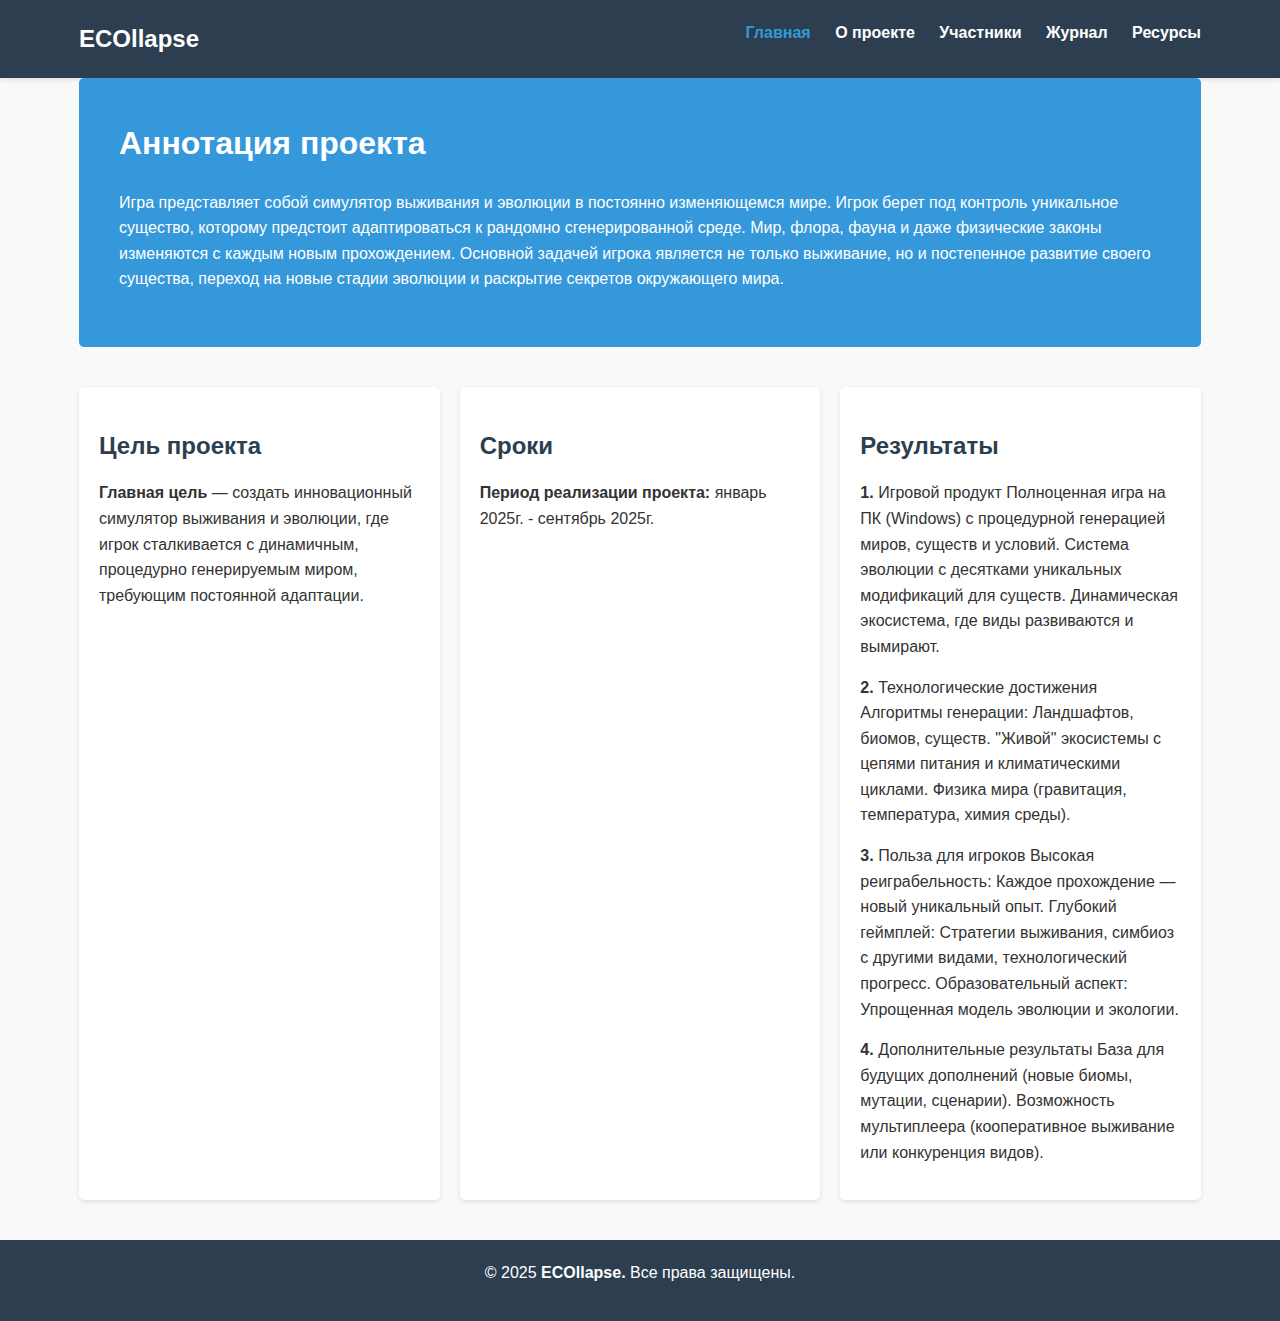
<file: index.html>
﻿<!DOCTYPE html>
<html lang="ru">
<head>
    <meta charset="UTF-8">
    <meta name="viewport" content="width=device-width, initial-scale=1.0">
    <title>Проект - Главная</title>
    <link rel="stylesheet" href="styles.css">
</head>
<body>
    <header>
        <div class="container">
            <h1>ECOllapse</h1>
            <nav>
                <ul>
                    <li class="active"><a href="index.html">Главная</a></li>
                    <li><a href="about.html">О проекте</a></li>
                    <li><a href="team.html">Участники</a></li>
                    <li><a href="journal.html">Журнал</a></li>
                    <li><a href="resources.html">Ресурсы</a></li>
                </ul>
            </nav>
        </div>
    </header>

    <main class="container">
        <section class="hero">
            <h2>Аннотация проекта</h2>
            <p>Игра представляет собой симулятор выживания и эволюции в постоянно изменяющемся мире. Игрок берет под контроль уникальное существо, которому предстоит адаптироваться к рандомно сгенерированной среде. Мир, флора, фауна и даже физические законы изменяются с каждым новым прохождением. Основной задачей игрока является не только выживание, но и постепенное развитие своего существа, переход на новые стадии эволюции и раскрытие секретов окружающего мира.</p>
        </section>

        <section class="highlights">
            <div class="highlight-card">
                <h3>Цель проекта</h3>
                <p><b>Главная цель</b> — создать инновационный симулятор выживания и эволюции, где игрок сталкивается с динамичным, процедурно генерируемым миром, требующим постоянной адаптации.</p>
            </div>
            <div class="highlight-card">
                <h3>Сроки</h3>
                <p><b>Период реализации проекта:</b> январь 2025г. - сентябрь 2025г.</p>
            </div>
            <div class="highlight-card">
                <h3>Результаты</h3>
                <p><b>1.</b> Игровой продукт
Полноценная игра на ПК (Windows) с процедурной генерацией миров, существ и условий.

Система эволюции с десятками уникальных модификаций для существ.

Динамическая экосистема, где виды развиваются и вымирают.

<p><b>2.</b> Технологические достижения
Алгоритмы генерации:

Ландшафтов, биомов, существ.

"Живой" экосистемы с цепями питания и климатическими циклами.

Физика мира (гравитация, температура, химия среды).</p>

<p><b>3.</b> Польза для игроков
Высокая реиграбельность: Каждое прохождение — новый уникальный опыт.

Глубокий геймплей: Стратегии выживания, симбиоз с другими видами, технологический прогресс.

Образовательный аспект: Упрощенная модель эволюции и экологии.</p>

<p><b>4.</b> Дополнительные результаты
База для будущих дополнений (новые биомы, мутации, сценарии).

Возможность мультиплеера (кооперативное выживание или конкуренция видов).</p>
            </div>
        </section>
    </main>

    <footer>
        <div class="container">
            <p>&copy; 2025 <b>ECOllapse.</b> Все права защищены.</p>
        </div>
    </footer>
</body>
</html>
</file>
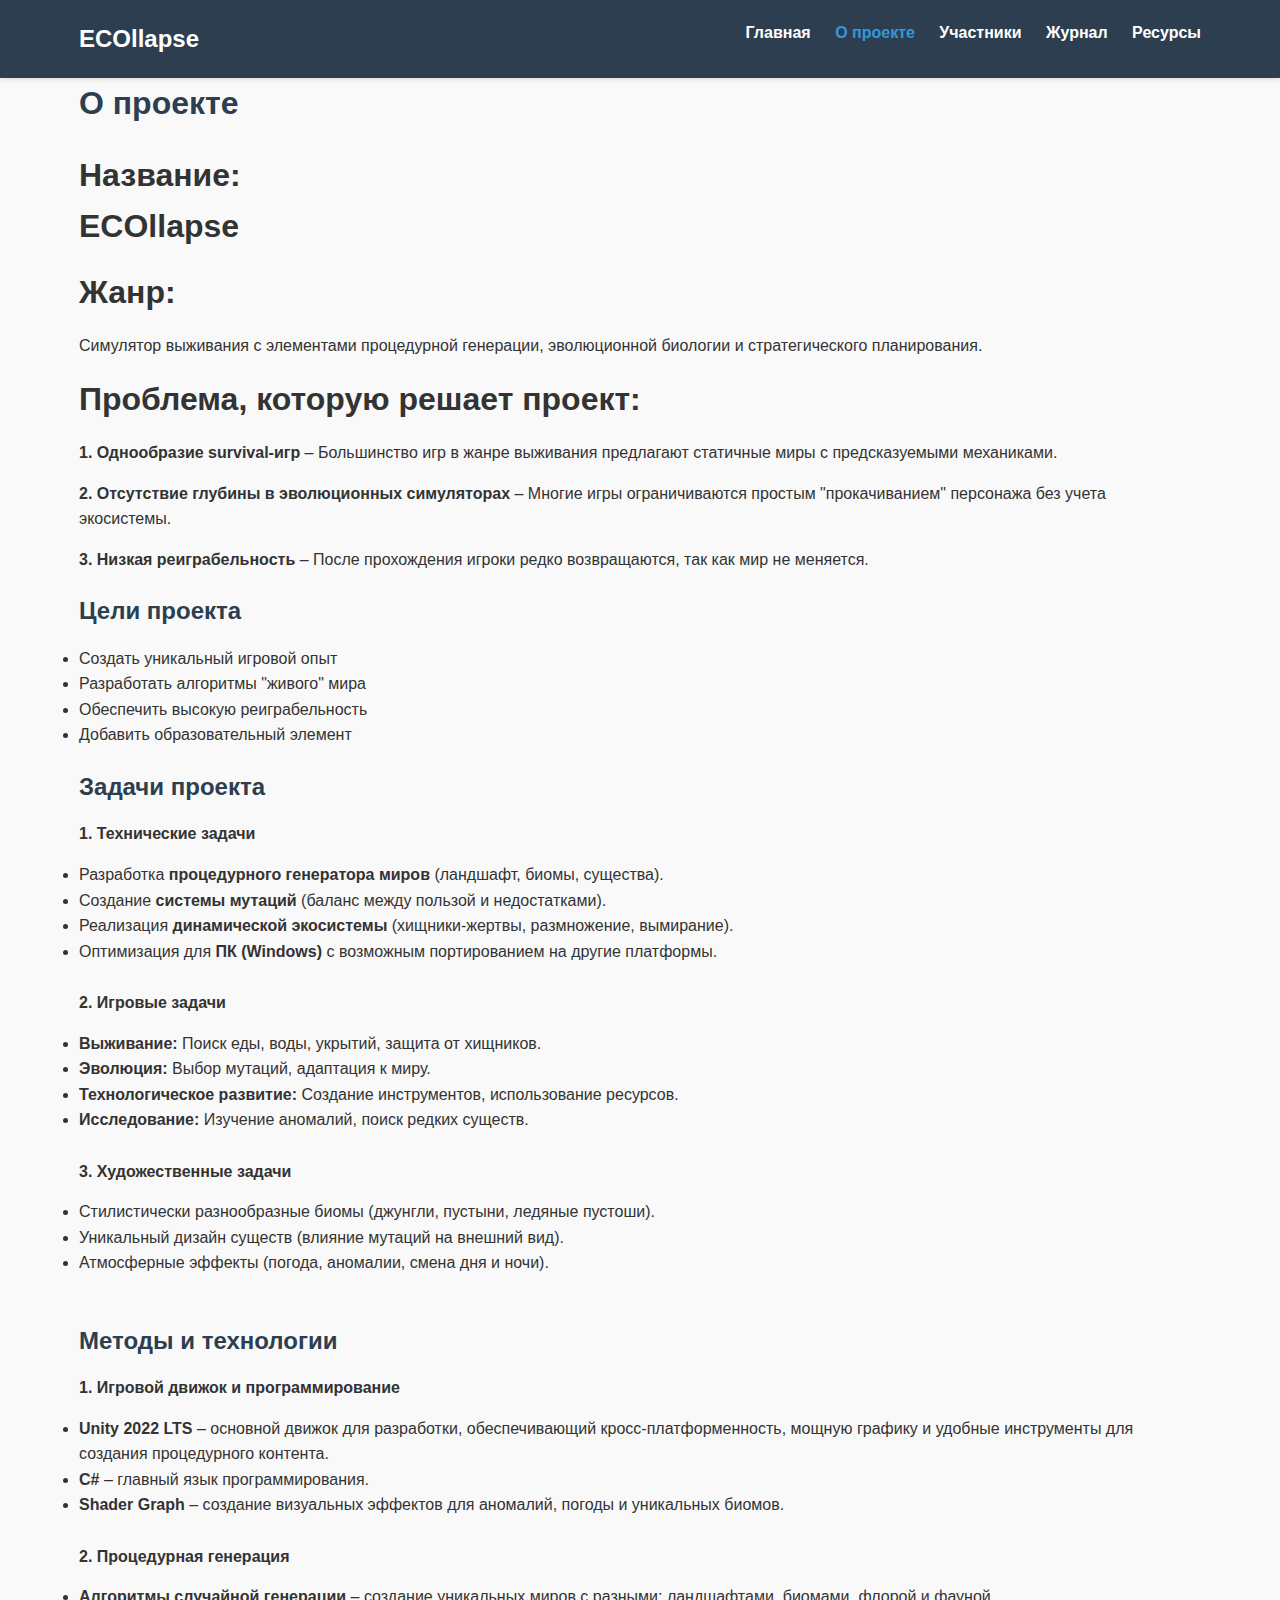
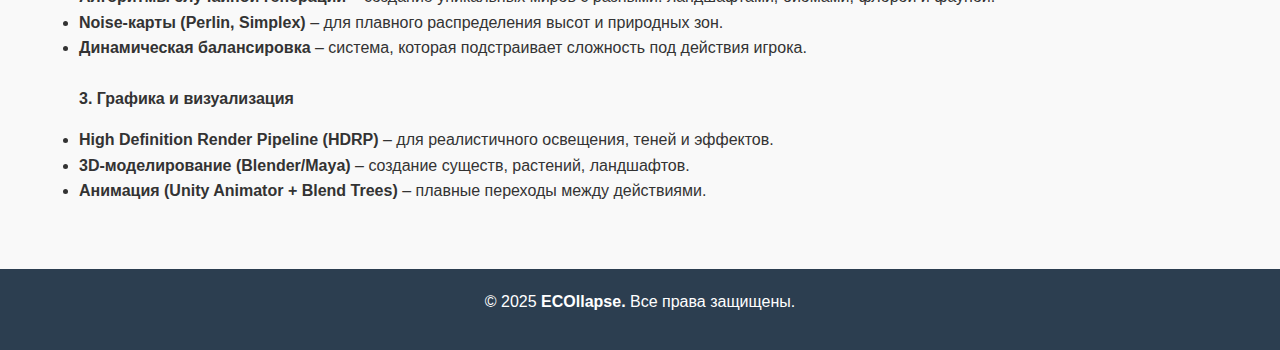
<file: about.html>
﻿<!DOCTYPE html>
<html lang="ru">
<head>
    <meta charset="UTF-8">
    <meta name="viewport" content="width=device-width, initial-scale=1.0">
    <title>Проект - О проекте</title>
    <link rel="stylesheet" href="styles.css">
</head>
<body>
    <header>
        <div class="container">
            <h1>ECOllapse</h1>
            <nav>
                <ul>
                    <li><a href="index.html">Главная</a></li>
                    <li class="active"><a href="about.html">О проекте</a></li>
                    <li><a href="team.html">Участники</a></li>
                    <li><a href="journal.html">Журнал</a></li>
                    <li><a href="resources.html">Ресурсы</a></li>
                </ul>
            </nav>
        </div>
    </header>

    <main class="container">
        <section>
            <h2>О проекте</h2>
            <p><h1><b>Название:</h1></b> <h1>ECOllapse</h1></p>
<p><h1><b>Жанр:</b></h1></p>
<p>Симулятор выживания с элементами процедурной генерации, эволюционной биологии и стратегического планирования.</p>

<p><h1><b>Проблема, которую решает проект:</b></h1></p>
<p><b>1. Однообразие survival-игр</b> – Большинство игр в жанре выживания предлагают статичные миры с предсказуемыми механиками.</p>

<p><b>2. Отсутствие глубины в эволюционных симуляторах</b> – Многие игры ограничиваются простым "прокачиванием" персонажа без учета экосистемы.</p>
<p><b>3. Низкая реиграбельность</b> – После прохождения игроки редко возвращаются, так как мир не меняется.</p>

            
            <h3>Цели проекта</h3>
            <ul>
                <li>Создать уникальный игровой опыт</li>
                <li>Разработать алгоритмы "живого" мира</li>
                <li>Обеспечить высокую реиграбельность</li>
<li>Добавить образовательный элемент</li>
            </ul>
            
            <h3>Задачи проекта</h3>
<p><b>1. Технические задачи</b></p>
            <ul>
                <li>Разработка <b>процедурного генератора миров</b> (ландшафт, биомы, существа).</li>
                <li>Создание <b>системы мутаций</b> (баланс между пользой и недостатками).</li>
                <li>Реализация <b>динамической экосистемы</b> (хищники-жертвы, размножение, вымирание).</li>
<li>Оптимизация для <b>ПК (Windows)</b> с возможным портированием на другие платформы.</li>
            </ul>


<br><p><b>2. Игровые задачи</b></p>
<ul>
                <li><b>Выживание:</b> Поиск еды, воды, укрытий, защита от хищников.</li>
                <li><b>Эволюция:</b> Выбор мутаций, адаптация к миру.</li>
                <li><b>Технологическое развитие:</b> Создание инструментов, использование ресурсов.</li>
<li><b>Исследование:</b> Изучение аномалий, поиск редких существ.</li>
            </ul>
            
<br><p><b>3. Художественные задачи</b></p>
<ul>
                <li>Стилистически разнообразные биомы (джунгли, пустыни, ледяные пустоши).</li>
                <li>Уникальный дизайн существ (влияние мутаций на внешний вид).</li>
                <li>Атмосферные эффекты (погода, аномалии, смена дня и ночи).</li>
            </ul></br>

            <h3>Методы и технологии</h3>
            <p><b>1. Игровой движок и программирование</b></p>
<ul>
                <li><b>Unity 2022 LTS</b> – основной движок для разработки, обеспечивающий кросс-платформенность, мощную графику и удобные инструменты для создания процедурного контента.</li>
                <li><b>C#</b> – главный язык программирования.</li>
                <li><b>Shader Graph</b> – создание визуальных эффектов для аномалий, погоды и уникальных биомов.</li>
            </ul>

<br><p><b>2. Процедурная генерация</b></p>
<ul>
                <li><b>Алгоритмы случайной генерации</b> – создание уникальных миров с разными: ландшафтами, биомами, флорой и фауной.</li>
                <li><b>Noise-карты (Perlin, Simplex)</b> – для плавного распределения высот и природных зон.</li>
                <li><b>Динамическая балансировка</b> – система, которая подстраивает сложность под действия игрока.</li>
            </ul>

<br><p><b>3. Графика и визуализация</b></p>
<ul>
                <li><b>High Definition Render Pipeline (HDRP)</b> – для реалистичного освещения, теней и эффектов.</li>
                <li><b>3D-моделирование (Blender/Maya)</b> – создание существ, растений, ландшафтов.</li>
                <li><b>Анимация (Unity Animator + Blend Trees)</b> – плавные переходы между действиями.</li>
            </ul></br>




            
        </section>
    </main>

    <footer>
        <div class="container">
            <p>&copy; 2025 <b>ECOllapse.</b> Все права защищены.</p>
        </div>
    </footer>
</body>
</html>
</file>
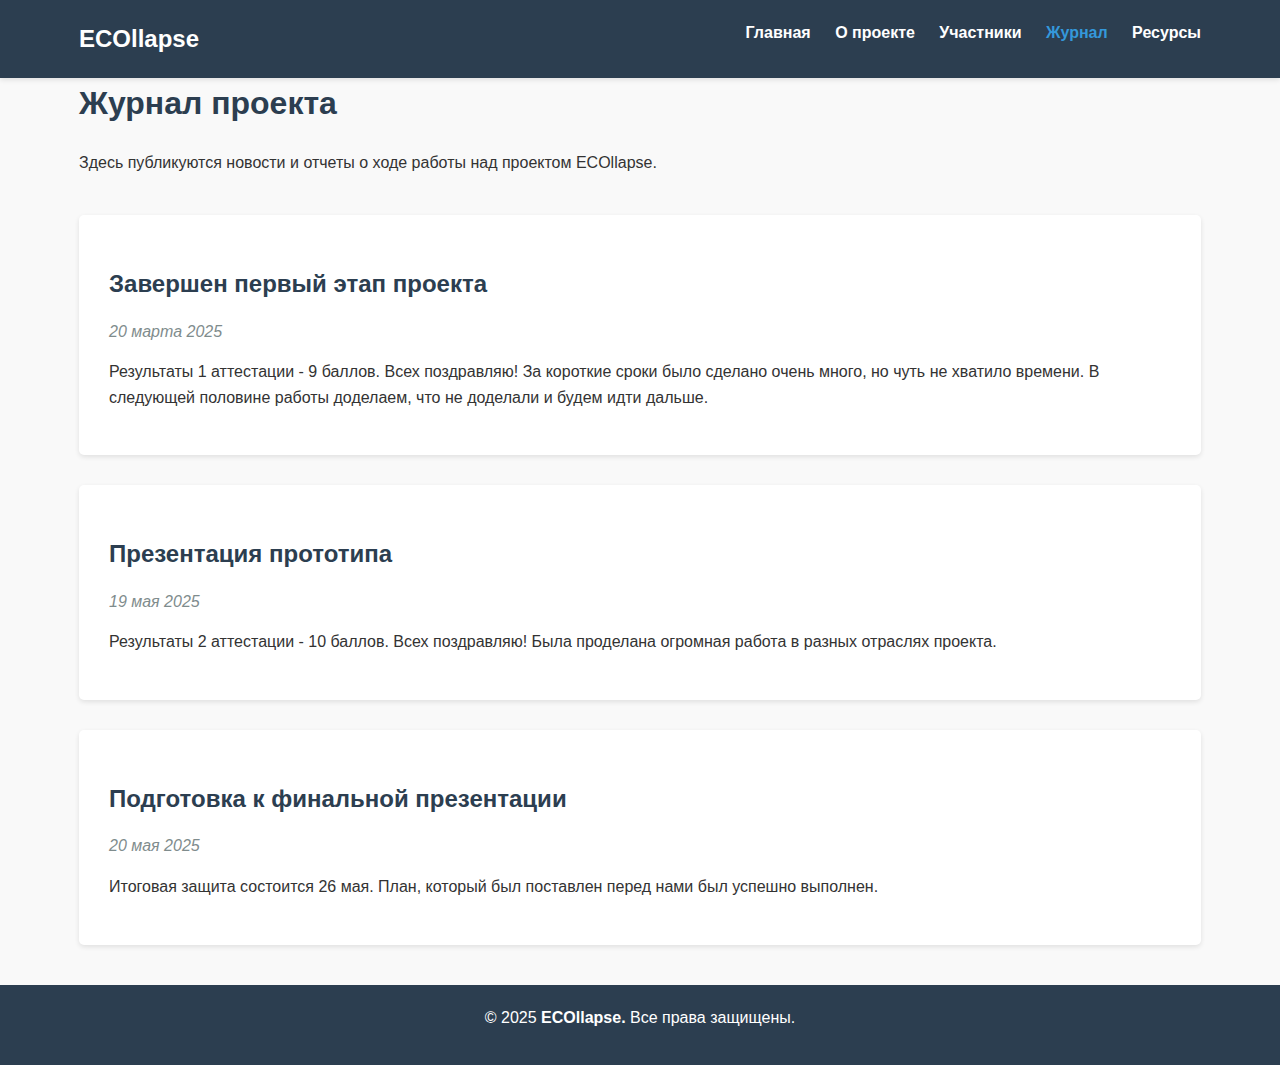
<file: journal.html>
﻿<!DOCTYPE html>
<html lang="ru">
<head>
    <meta charset="UTF-8">
    <meta name="viewport" content="width=device-width, initial-scale=1.0">
    <title>Проект - Журнал</title>
    <link rel="stylesheet" href="styles.css">
</head>
<body>
    <header>
        <div class="container">
            <h1>ECOllapse</h1>
            <nav>
                <ul>
                    <li><a href="index.html">Главная</a></li>
                    <li><a href="about.html">О проекте</a></li>
                    <li><a href="team.html">Участники</a></li>
                    <li class="active"><a href="journal.html">Журнал</a></li>
                    <li><a href="resources.html">Ресурсы</a></li>
                </ul>
            </nav>
        </div>
    </header>

    <main class="container">
        <section>
            <h2>Журнал проекта</h2>
            <p>Здесь публикуются новости и отчеты о ходе работы над проектом ECOllapse.</p>
            
            <div class="journal-posts">
                <article class="journal-post">
                    <h3>Завершен первый этап проекта</h3>
                    <p class="post-date">20 марта 2025</p>
                    <p>Результаты 1 аттестации - 9 баллов. Всех поздравляю! За короткие сроки было сделано очень много, но чуть не хватило времени. В следующей половине работы доделаем, что не доделали и будем идти дальше.</p>
                    
                </article>
                
                <article class="journal-post">
                    <h3>Презентация прототипа</h3>
                    <p class="post-date">19 мая 2025</p>
                    <p>Результаты 2 аттестации - 10 баллов. Всех поздравляю! Была проделана огромная работа в разных отраслях проекта.</p>
                    
                </article>
                
                <article class="journal-post">
                    <h3>Подготовка к финальной презентации</h3>
                    <p class="post-date">20 мая 2025</p>
                    <p>Итоговая защита состоится 26 мая. План, который был поставлен перед нами был успешно выполнен.</p>
                    
                </article>
            </div>
        </section>
    </main>

    <footer>
        <div class="container">
            <p>&copy; 2025 <b>ECOllapse.</b> Все права защищены.</p>
        </div>
    </footer>
</body>
</html>
</file>
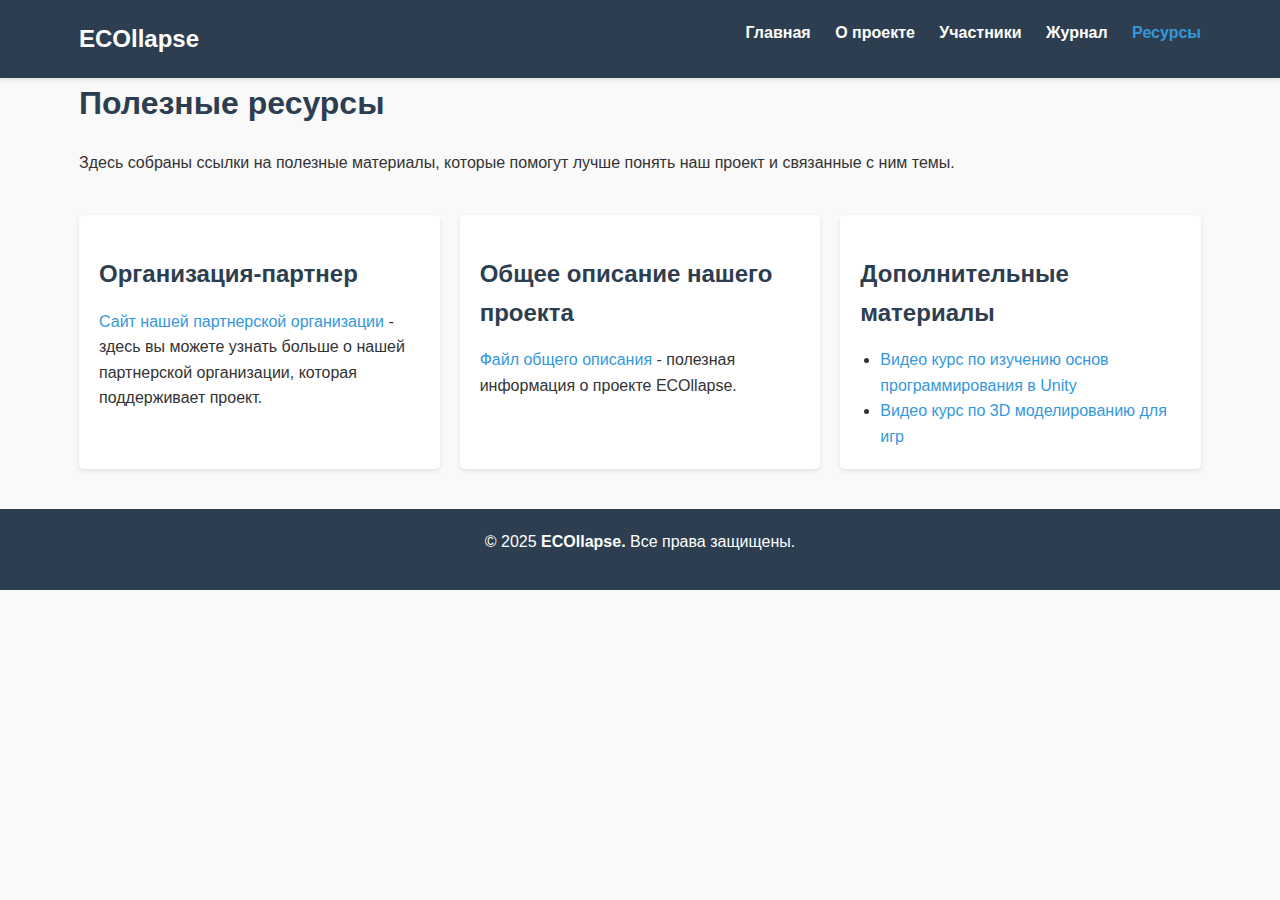
<file: resources.html>
﻿<!DOCTYPE html>
<html lang="ru">
<head>
    <meta charset="UTF-8">
    <meta name="viewport" content="width=device-width, initial-scale=1.0">
    <title>Проект - Ресурсы</title>
    <link rel="stylesheet" href="styles.css">
</head>
<body>
    <header>
        <div class="container">
            <h1>ECOllapse</h1>
            <nav>
                <ul>
                    <li><a href="index.html">Главная</a></li>
                    <li><a href="about.html">О проекте</a></li>
                    <li><a href="team.html">Участники</a></li>
                    <li><a href="journal.html">Журнал</a></li>
                    <li class="active"><a href="resources.html">Ресурсы</a></li>
                </ul>
            </nav>
        </div>
    </header>

    <main class="container">
        <section>
            <h2>Полезные ресурсы</h2>
            <p>Здесь собраны ссылки на полезные материалы, которые помогут лучше понять наш проект и связанные с ним темы.</p>
            
            <div class="resources-list">
                <div class="resource-card">
                    <h3>Организация-партнер</h3>
                    <p><a href="https://mospolytech.ru/">Сайт нашей партнерской организации</a> - здесь вы можете узнать больше о нашей партнерской организации, которая поддерживает проект.</p>
                </div>
                
                <div class="resource-card">
                    <h3>Общее описание нашего проекта</h3>
                    <p><a href="file:///C:/Users/user/Downloads/%D0%9E%D0%B1%D1%89%D0%B5%D0%B5%20%D0%BE%D0%BF%D0%B8%D1%81%D0%B0%D0%BD%D0%B8%D0%B5%20%D0%BF%D1%80%D0%BE%D0%B5%D0%BA%D1%82%D0%B0%20(2).pdf" target="_blank">Файл общего описания</a> - полезная информация о проекте ECOllapse.</p>
                </div>
                              
                <div class="resource-card">
                    <h3>Дополнительные материалы</h3>
                    <ul>
                        <li><a href="https://youtube.com/playlist?list=PLDyJYA6aTY1mKdPdoxBW_UAiI-I7enTnb&si=A1zfr9AYpPAYFVmD" target="_blank">Видео курс по изучению основ программирования в Unity</a></li>
                        <li><a href="https://youtube.com/playlist?list=PLIJd5J7QzwHT6Pva2LyhQdyAQHgf-DGb8&si=R2CFQoTyn6UFyxW9" target="_blank">Видео курс по 3D моделированию для игр</a></li>
                        
                    </ul>
                </div>
            </div>
        </section>
    </main>

    <footer>
        <div class="container">
            <p>&copy; 2025 <b>ECOllapse.</b> Все права защищены.</p>
        </div>
    </footer>
</body>
</html>
</file>
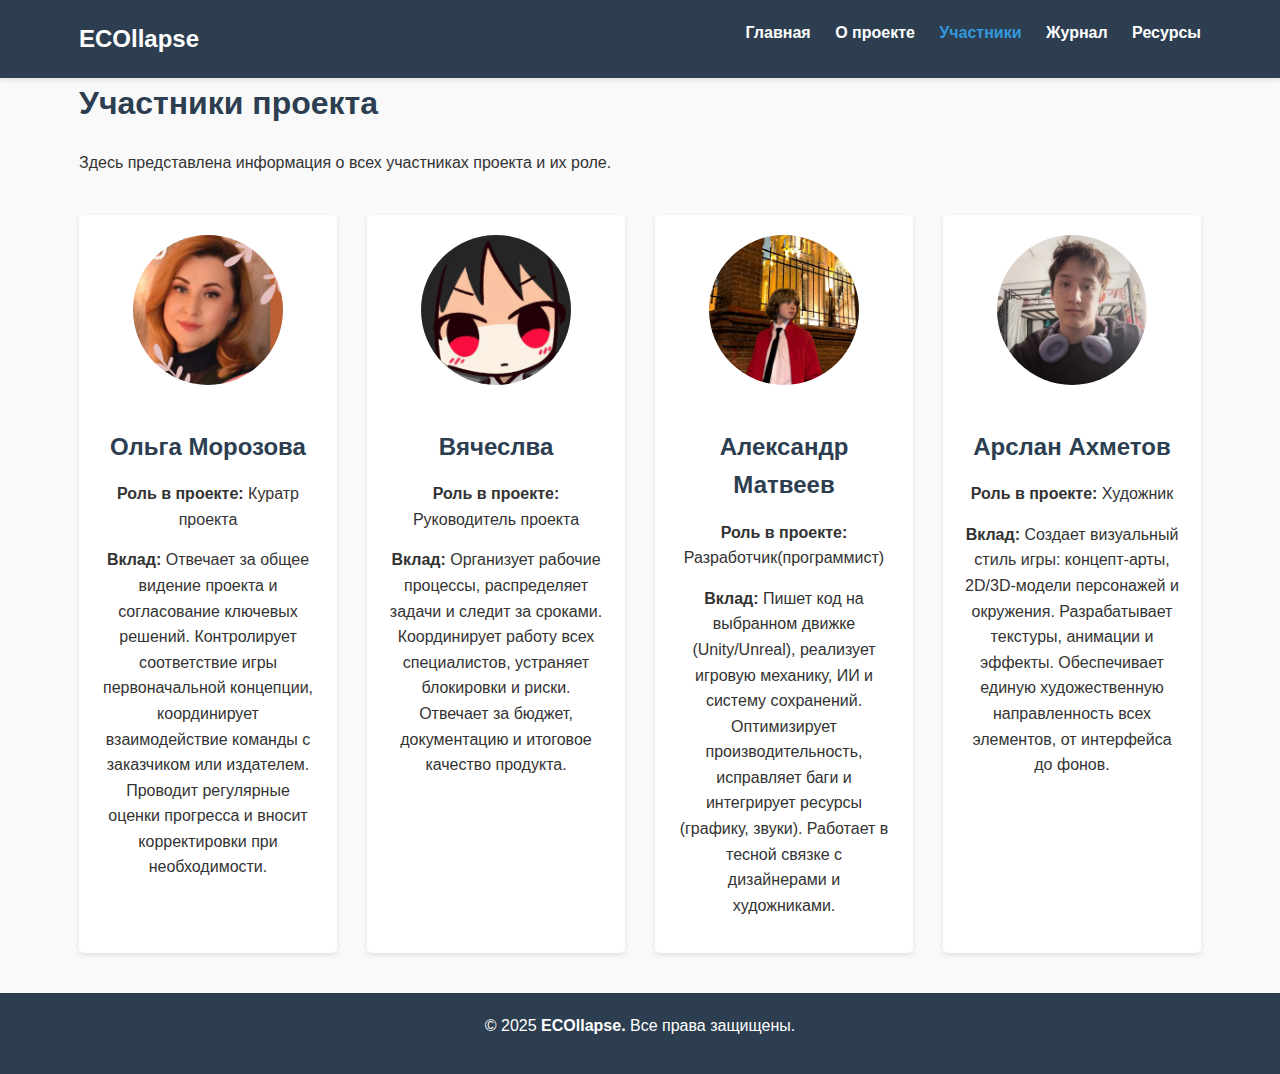
<file: team.html>
﻿<!DOCTYPE html>
<html lang="ru">
<head>
    <meta charset="UTF-8">
    <meta name="viewport" content="width=device-width, initial-scale=1.0">
    <title>Проект - Участники</title>
    <link rel="stylesheet" href="styles.css">
</head>
<body>
    <header>
        <div class="container">
            <h1>ECOllapse</h1>
            <nav>
                <ul>
                    <li><a href="index.html">Главная</a></li>
                    <li><a href="about.html">О проекте</a></li>
                    <li class="active"><a href="team.html">Участники</a></li>
                    <li><a href="journal.html">Журнал</a></li>
                    <li><a href="resources.html">Ресурсы</a></li>
                </ul>
            </nav>
        </div>
    </header>

    <main class="container">
        <section>
            <h2>Участники проекта</h2>
            <p>Здесь представлена информация о всех участниках проекта и их роле.</p>


            
            <div class="team-grid">
                <div class="team-member">
                    <img src="image3.jpg" width="500">
                    <h3>Ольга Морозова</h3>
                    <p><strong>Роль в проекте:</strong> Куратр проекта</p>
                    <p><strong>Вклад:</strong> Отвечает за общее видение проекта и согласование ключевых решений. Контролирует соответствие игры первоначальной концепции, координирует взаимодействие команды с заказчиком или издателем. Проводит регулярные оценки прогресса и вносит корректировки при необходимости.</p>
                </div>
                
                <div class="team-member">
                    <img src="image1.jpg" widtg="500">
                    <h3>Вячеслва</h3>
                    <p><strong>Роль в проекте:</strong> Руководитель проекта</p>
                    <p><strong>Вклад:</strong> Организует рабочие процессы, распределяет задачи и следит за сроками. Координирует работу всех специалистов, устраняет блокировки и риски. Отвечает за бюджет, документацию и итоговое качество продукта.</p>
                </div>
                
                <div class="team-member">
                    <img src="image2.jpg" alt="Участник 3">
                    <h3>Александр Матвеев</h3>
                    <p><strong>Роль в проекте:</strong> Разработчик(программист)</p>
                    <p><strong>Вклад:</strong> Пишет код на выбранном движке (Unity/Unreal), реализует игровую механику, ИИ и систему сохранений. Оптимизирует производительность, исправляет баги и интегрирует ресурсы (графику, звуки). Работает в тесной связке с дизайнерами и художниками.</p>
                </div>
                
                <div class="team-member">
                    <img src="image4.jpg" alt="Участник 4">
                    <h3>Арслан Ахметов</h3>
                    <p><strong>Роль в проекте:</strong> Художник</p>
                    <p><strong>Вклад:</strong> Создает визуальный стиль игры: концепт-арты, 2D/3D-модели персонажей и окружения. Разрабатывает текстуры, анимации и эффекты. Обеспечивает единую художественную направленность всех элементов, от интерфейса до фонов.</p>
                </div>
            </div>
        </section>
    </main>

    <footer>
        <div class="container">
            <p>&copy; 2025 <b>ECOllapse.</b> Все права защищены.</p>
        </div>
    </footer>
</body>
</html>
</file>
<file: styles.css>
﻿/* Общие стили */
* {
    margin: 0;
    padding: 0;
    box-sizing: border-box;
    font-family: 'Arial', sans-serif;
}

body {
    line-height: 1.6;
    color: #333;
    background-color: #f9f9f9;
}

.container {
    width: 90%;
    max-width: 1200px;
    margin: 0 auto;
    padding: 0 15px;
}

/* Шапка */
header {
    background-color: #2c3e50;
    color: white;
    padding: 20px 0;
    box-shadow: 0 2px 5px rgba(0,0,0,0.1);
}

header h1 {
    float: left;
    margin-right: 20px;
    font-size: 24px;
}

nav ul {
    list-style: none;
    float: right;
}

nav ul li {
    display: inline-block;
    margin-left: 20px;
}

nav ul li a {
    color: white;
    text-decoration: none;
    font-weight: bold;
    transition: color 0.3s;
}

nav ul li a:hover, nav ul li.active a {
    color: #3498db;
}

header::after {
    content: "";
    display: table;
    clear: both;
}

/* Основное содержимое */
main {
    padding: 40px 0;
}

h2 {
    font-size: 32px;
    margin-bottom: 20px;
    color: #2c3e50;
}

h3 {
    font-size: 24px;
    margin: 20px 0 15px;
    color: #2c3e50;
}

p {
    margin-bottom: 15px;
}

/* Секция героя на главной */
.hero {
    background-color: #3498db;
    color: white;
    padding: 40px;
    border-radius: 5px;
    margin-bottom: 40px;
}

.hero h2 {
    color: white;
    margin-bottom: 20px;
}

/* Карточки на главной */
.highlights {
    display: flex;
    justify-content: space-between;
    flex-wrap: wrap;
    gap: 20px;
    margin-bottom: 40px;
}

.highlight-card {
    flex: 1;
    min-width: 250px;
    background: white;
    padding: 20px;
    border-radius: 5px;
    box-shadow: 0 2px 5px rgba(0,0,0,0.1);
    transition: transform 0.3s;
}

.highlight-card:hover {
    transform: translateY(-5px);
}

/* Страница "Участники" */
.team-grid {
    display: grid;
    grid-template-columns: repeat(auto-fill, minmax(250px, 1fr));
    gap: 30px;
    margin: 40px 0;
}

.team-member {
    background: white;
    padding: 20px;
    border-radius: 5px;
    box-shadow: 0 2px 5px rgba(0,0,0,0.1);
    text-align: center;
}

.team-member img {
    width: 150px;
    height: 150px;
    border-radius: 50%;
    object-fit: cover;
    margin-bottom: 15px;
}

/* Журнал проекта */
.journal-posts {
    margin-top: 40px;
}

.journal-post {
    background: white;
    padding: 30px;
    margin-bottom: 30px;
    border-radius: 5px;
    box-shadow: 0 2px 5px rgba(0,0,0,0.1);
}

.post-date {
    color: #7f8c8d;
    font-style: italic;
    margin-bottom: 15px;
}

/* Ресурсы */
.resources-list {
    display: grid;
    grid-template-columns: repeat(auto-fill, minmax(300px, 1fr));
    gap: 20px;
    margin-top: 40px;
}

.resource-card {
    background: white;
    padding: 20px;
    border-radius: 5px;
    box-shadow: 0 2px 5px rgba(0,0,0,0.1);
}

.resource-card a {
    color: #3498db;
    text-decoration: none;
}

.resource-card a:hover {
    text-decoration: underline;
}

.resource-card ul {
    margin-left: 20px;
}

/* Подвал */
footer {
    background-color: #2c3e50;
    color: white;
    text-align: center;
    padding: 20px 0;
    margin-top: 40px;
}

/* Адаптивность */
@media (max-width: 768px) {
    header h1, nav ul {
        float: none;
        text-align: center;
    }
    
    nav ul {
        margin-top: 20px;
    }
    
    nav ul li {
        display: block;
        margin: 10px 0;
    }
    
    .highlights {
        flex-direction: column;
    }
}
</file>
